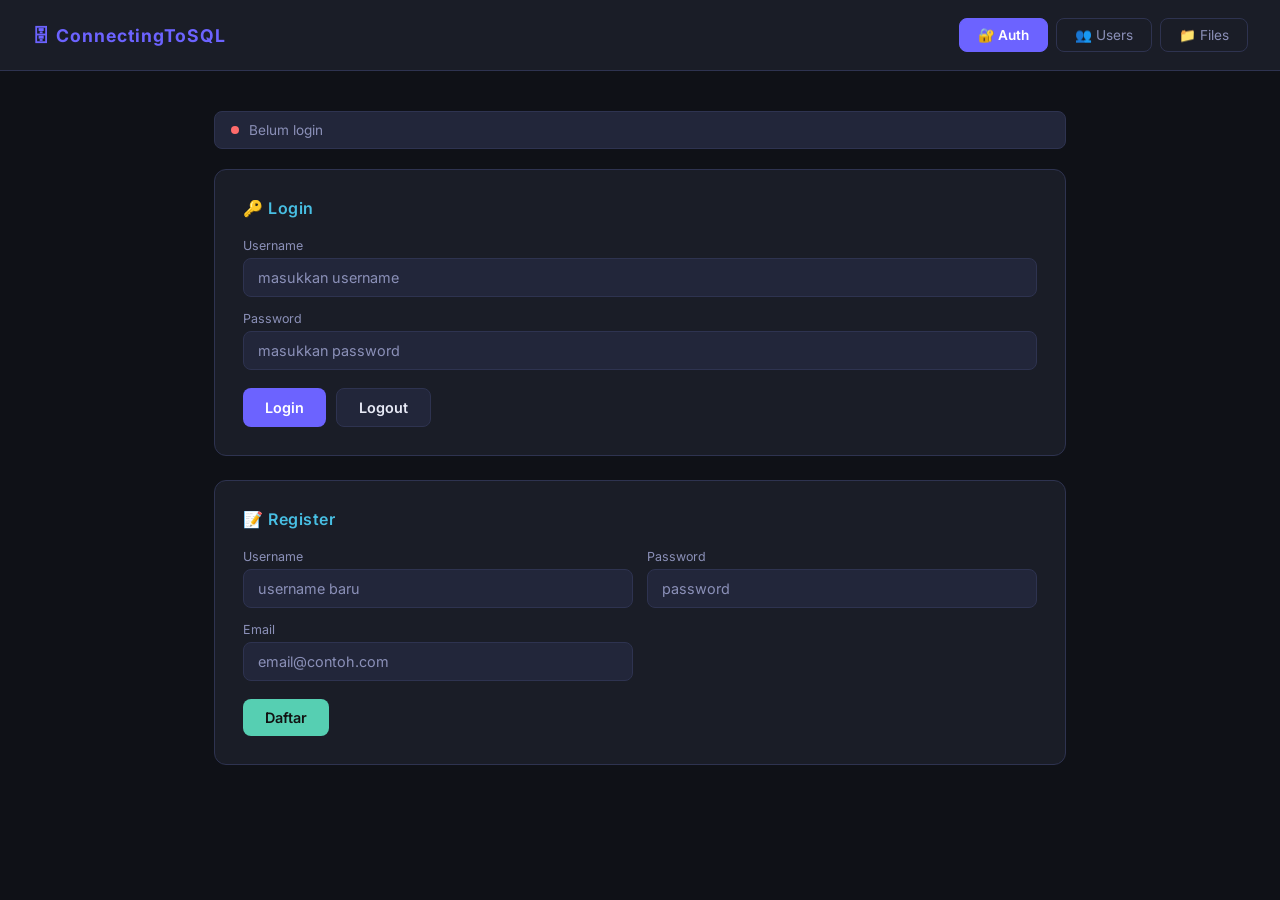
<file: ConnectingToSql/src/main/resources/static/index.html>
<!DOCTYPE html>
<html lang="id">
<head>
  <meta charset="UTF-8" />
  <meta name="viewport" content="width=device-width, initial-scale=1.0"/>
  <title>ConnectingToSQL — Simulasi</title>
  <link href="https://fonts.googleapis.com/css2?family=Inter:wght@300;400;500;600;700&display=swap" rel="stylesheet"/>
  <style>
    *, *::before, *::after { box-sizing: border-box; margin: 0; padding: 0; }

    :root {
      --bg: #0f1117;
      --surface: #1a1d27;
      --surface2: #22263a;
      --border: #2e3350;
      --accent: #6c63ff;
      --accent2: #48bfe3;
      --success: #56cfb2;
      --danger: #ff6b6b;
      --text: #e8eaf6;
      --muted: #8b90b8;
      --radius: 12px;
    }

    body {
      font-family: 'Inter', sans-serif;
      background: var(--bg);
      color: var(--text);
      min-height: 100vh;
    }

    /* NAV */
    nav {
      display: flex;
      align-items: center;
      justify-content: space-between;
      padding: 18px 32px;
      background: var(--surface);
      border-bottom: 1px solid var(--border);
      position: sticky;
      top: 0;
      z-index: 100;
    }
    .nav-brand { font-size: 1.1rem; font-weight: 700; color: var(--accent); letter-spacing: 1px; }
    .nav-tabs { display: flex; gap: 8px; }
    .tab-btn {
      padding: 8px 18px;
      border: 1px solid var(--border);
      background: transparent;
      color: var(--muted);
      border-radius: 8px;
      cursor: pointer;
      font-size: 0.85rem;
      font-family: inherit;
      transition: all .2s;
    }
    .tab-btn:hover { border-color: var(--accent); color: var(--text); }
    .tab-btn.active { background: var(--accent); border-color: var(--accent); color: #fff; font-weight: 600; }

    /* MAIN */
    main { max-width: 900px; margin: 40px auto; padding: 0 24px; }

    .section { display: none; }
    .section.active { display: block; }

    /* CARD */
    .card {
      background: var(--surface);
      border: 1px solid var(--border);
      border-radius: var(--radius);
      padding: 28px;
      margin-bottom: 24px;
    }
    .card h2 {
      font-size: 1rem;
      font-weight: 600;
      margin-bottom: 20px;
      color: var(--accent2);
      letter-spacing: .5px;
    }

    /* FORM */
    .form-grid { display: grid; grid-template-columns: 1fr 1fr; gap: 14px; }
    .form-grid.single { grid-template-columns: 1fr; }
    label { font-size: 0.78rem; color: var(--muted); display: block; margin-bottom: 5px; }
    input {
      width: 100%;
      padding: 10px 14px;
      background: var(--surface2);
      border: 1px solid var(--border);
      border-radius: 8px;
      color: var(--text);
      font-family: inherit;
      font-size: 0.9rem;
      transition: border-color .2s;
    }
    input:focus { outline: none; border-color: var(--accent); }
    input::placeholder { color: var(--muted); }

    /* BUTTON */
    .btn {
      display: inline-flex;
      align-items: center;
      gap: 6px;
      padding: 10px 22px;
      border: none;
      border-radius: 8px;
      cursor: pointer;
      font-family: inherit;
      font-size: 0.9rem;
      font-weight: 600;
      transition: opacity .2s, transform .1s;
    }
    .btn:active { transform: scale(0.97); }
    .btn-primary { background: var(--accent); color: #fff; }
    .btn-secondary { background: var(--surface2); color: var(--text); border: 1px solid var(--border); }
    .btn-danger { background: var(--danger); color: #fff; }
    .btn-success { background: var(--success); color: #111; }
    .btn:hover { opacity: 0.85; }
    .btn-row { display: flex; gap: 10px; margin-top: 18px; flex-wrap: wrap; }

    /* RESPONSE BOX */
    .response-box {
      margin-top: 18px;
      padding: 14px 16px;
      border-radius: 8px;
      font-size: 0.82rem;
      font-family: 'Courier New', monospace;
      white-space: pre-wrap;
      word-break: break-all;
      display: none;
      border-left: 3px solid var(--accent);
      background: var(--surface2);
      animation: fadeIn .3s ease;
    }
    .response-box.success { border-color: var(--success); }
    .response-box.error   { border-color: var(--danger); }
    @keyframes fadeIn { from { opacity:0; transform: translateY(4px); } to { opacity:1; transform: none; } }

    /* TABLE */
    .table-wrap { overflow-x: auto; margin-top: 16px; }
    table { width: 100%; border-collapse: collapse; font-size: 0.85rem; }
    th { text-align: left; padding: 10px 14px; color: var(--muted); font-weight: 500; border-bottom: 1px solid var(--border); }
    td { padding: 10px 14px; border-bottom: 1px solid var(--border); color: var(--text); }
    tr:last-child td { border-bottom: none; }
    tr:hover td { background: var(--surface2); }

    /* SESSION BADGE */
    .session-bar {
      display: flex;
      align-items: center;
      gap: 10px;
      background: var(--surface2);
      border: 1px solid var(--border);
      border-radius: 8px;
      padding: 10px 16px;
      margin-bottom: 20px;
      font-size: 0.85rem;
    }
    .session-bar .dot { width: 8px; height: 8px; border-radius: 50%; background: var(--danger); }
    .session-bar.logged-in .dot { background: var(--success); }
    .session-bar span { color: var(--muted); }
    .session-bar strong { color: var(--text); }
    .badge {
      padding: 2px 10px;
      border-radius: 20px;
      font-size: 0.75rem;
      font-weight: 600;
    }
    .badge-active   { background: rgba(86,207,178,.15); color: var(--success); }
    .badge-inactive { background: rgba(255,107,107,.15); color: var(--danger); }
  </style>
</head>
<body>

<nav>
  <div class="nav-brand">🗄 ConnectingToSQL</div>
  <div class="nav-tabs">
    <button class="tab-btn active" onclick="switchTab('auth')">🔐 Auth</button>
    <button class="tab-btn" onclick="switchTab('users')">👥 Users</button>
    <button class="tab-btn" onclick="switchTab('files')">📁 Files</button>
  </div>
</nav>

<main>

  <!-- ===================== AUTH ===================== -->
  <section id="auth" class="section active">

    <!-- Session Info -->
    <div class="session-bar" id="sessionBar">
      <div class="dot"></div>
      <span>Belum login</span>
    </div>

    <!-- Login -->
    <div class="card">
      <h2>🔑 Login</h2>
      <div class="form-grid single">
        <div><label>Username</label><input id="loginUsername" placeholder="masukkan username"/></div>
        <div><label>Password</label><input id="loginPassword" type="password" placeholder="masukkan password"/></div>
      </div>
      <div class="btn-row">
        <button class="btn btn-primary" onclick="doLogin()">Login</button>
        <button class="btn btn-secondary" onclick="doLogout()">Logout</button>
      </div>
      <div class="response-box" id="loginResp"></div>
    </div>

    <!-- Register -->
    <div class="card">
      <h2>📝 Register</h2>
      <div class="form-grid">
        <div><label>Username</label><input id="regUsername" placeholder="username baru"/></div>
        <div><label>Password</label><input id="regPassword" type="password" placeholder="password"/></div>
        <div><label>Email</label><input id="regEmail" placeholder="email@contoh.com"/></div>
      </div>
      <div class="btn-row">
        <button class="btn btn-success" onclick="doRegister()">Daftar</button>
      </div>
      <div class="response-box" id="registerResp"></div>
    </div>
  </section>

  <!-- ===================== USERS ===================== -->
  <section id="users" class="section">

    <!-- List Users -->
    <div class="card">
      <h2>📋 Daftar Semua User</h2>
      <button class="btn btn-primary" onclick="loadUsers()">🔄 Load Users</button>
      <div class="table-wrap">
        <table id="userTable">
          <thead><tr><th>ID</th><th>Username</th><th>Email</th><th>Status</th></tr></thead>
          <tbody id="userTableBody"><tr><td colspan="4" style="color:var(--muted);text-align:center">Klik Load Users</td></tr></tbody>
        </table>
      </div>
    </div>

    <!-- Get User by ID -->
    <div class="card">
      <h2>🔍 Cari User by ID</h2>
      <div class="form-grid single">
        <div><label>User ID</label><input id="getUserId" placeholder="contoh: 1" type="number"/></div>
      </div>
      <div class="btn-row"><button class="btn btn-secondary" onclick="getUserById()">Cari</button></div>
      <div class="response-box" id="getUserResp"></div>
    </div>

    <!-- Deactivate User -->
    <div class="card">
      <h2>🚫 Nonaktifkan User (Soft Delete)</h2>
      <div class="form-grid single">
        <div><label>User ID</label><input id="deactivateId" placeholder="contoh: 1" type="number"/></div>
      </div>
      <div class="btn-row"><button class="btn btn-danger" onclick="deactivateUser()">Nonaktifkan</button></div>
      <div class="response-box" id="deactivateResp"></div>
    </div>
  </section>

  <!-- ===================== FILES ===================== -->
  <section id="files" class="section">

    <!-- List All Files -->
    <div class="card">
      <h2>📋 Semua File Aktif</h2>
      <button class="btn btn-primary" onclick="loadFiles()">🔄 Load Files</button>
      <div class="table-wrap">
        <table id="fileTable">
          <thead><tr><th>ID</th><th>User ID</th><th>Nama File</th><th>Hash</th><th>Size (bytes)</th></tr></thead>
          <tbody id="fileTableBody"><tr><td colspan="5" style="color:var(--muted);text-align:center">Klik Load Files</td></tr></tbody>
        </table>
      </div>
    </div>

    <!-- Files by User ID -->
    <div class="card">
      <h2>🔍 File Milik User</h2>
      <div class="form-grid single">
        <div><label>User ID</label><input id="fileUserId" placeholder="contoh: 1" type="number"/></div>
      </div>
      <div class="btn-row"><button class="btn btn-secondary" onclick="loadFilesByUser()">Cari File</button></div>
      <div class="response-box" id="filesByUserResp"></div>
    </div>

    <!-- Upload File (simulasi metadata) -->
    <div class="card">
      <h2>⬆️ Simpan File (simulasi metadata)</h2>
      <p style="font-size:0.8rem;color:var(--muted);margin-bottom:14px;">🔑 Hash name akan di-generate otomatis oleh server (UUID).</p>
      <div class="form-grid">
        <div><label>User ID</label><input id="uploadUserId" placeholder="contoh: 1" type="number"/></div>
        <div><label>Nama File</label><input id="uploadFileName" placeholder="dokumen.pdf"/></div>
        <div><label>Size (bytes)</label><input id="uploadSize" placeholder="1024" type="number"/></div>
      </div>
      <div class="btn-row"><button class="btn btn-success" onclick="uploadFile()">Simpan</button></div>
      <div class="response-box" id="uploadResp"></div>
    </div>

    <!-- Soft Delete File -->
    <div class="card">
      <h2>🗑 Hapus File (Soft Delete)</h2>
      <div class="form-grid single">
        <div><label>File ID</label><input id="deleteFileId" placeholder="contoh: 1" type="number"/></div>
      </div>
      <div class="btn-row"><button class="btn btn-danger" onclick="deleteFile()">Hapus</button></div>
      <div class="response-box" id="deleteFileResp"></div>
    </div>
  </section>

</main>

<script>
  const BASE = 'http://localhost:8080';
  let session = null; // simpan hasil login

  // ---- Tab Navigation ----
  function switchTab(name) {
    document.querySelectorAll('.section').forEach(s => s.classList.remove('active'));
    document.querySelectorAll('.tab-btn').forEach(b => b.classList.remove('active'));
    document.getElementById(name).classList.add('active');
    event.currentTarget.classList.add('active');
  }

  // ---- Utility ----
  function showResp(id, data, isError = false) {
    const el = document.getElementById(id);
    el.style.display = 'block';
    el.className = 'response-box ' + (isError ? 'error' : 'success');
    el.textContent = JSON.stringify(data, null, 2);
  }

  async function apiFetch(path, method = 'GET', body = null) {
    const opts = {
      method,
      headers: { 'Content-Type': 'application/json' }
    };
    if (body) opts.body = JSON.stringify(body);
    const res = await fetch(BASE + path, opts);
    return res.json();
  }

  // ---- Session Bar ----
  function updateSessionBar() {
    const bar = document.getElementById('sessionBar');
    if (session) {
      bar.className = 'session-bar logged-in';
      bar.innerHTML = `<div class="dot"></div><span>Login sebagai</span> <strong>${session.username}</strong> &nbsp;|&nbsp; <span>Email:</span> <strong>${session.email}</strong> &nbsp;|&nbsp; <span>ID:</span> <strong>${session.userId}</strong>`;
    } else {
      bar.className = 'session-bar';
      bar.innerHTML = `<div class="dot"></div><span>Belum login</span>`;
    }
  }

  // ---- AUTH ----
  async function doLogin() {
    const username = document.getElementById('loginUsername').value;
    const password = document.getElementById('loginPassword').value;
    const data = await apiFetch('/api/auth/login', 'POST', { username, password });
    showResp('loginResp', data, !data.success);
    if (data.success) {
      session = data;
      updateSessionBar();
    }
  }

  function doLogout() {
    session = null;
    updateSessionBar();
    showResp('loginResp', { message: 'Berhasil logout dari sesi lokal.' }, false);
  }

  async function doRegister() {
    const user = {
      username: document.getElementById('regUsername').value,
      password: document.getElementById('regPassword').value,
      email:    document.getElementById('regEmail').value
    };
    const data = await apiFetch('/api/auth/register', 'POST', user);
    showResp('registerResp', data, !data.success);
  }

  // ---- USERS ----
  async function loadUsers() {
    const data = await apiFetch('/api/users');
    const tbody = document.getElementById('userTableBody');
    if (!Array.isArray(data) || data.length === 0) {
      tbody.innerHTML = '<tr><td colspan="4" style="color:var(--muted);text-align:center">Tidak ada data user.</td></tr>';
      return;
    }
    tbody.innerHTML = data.map(u => `
      <tr>
        <td>${u.id}</td>
        <td>${u.username}</td>
        <td>${u.email}</td>
        <td><span class="badge ${u.isActive ? 'badge-active' : 'badge-inactive'}">${u.isActive ? 'Aktif' : 'Nonaktif'}</span></td>
      </tr>
    `).join('');
  }

  async function getUserById() {
    const id = document.getElementById('getUserId').value;
    const data = await apiFetch(`/api/users/${id}`);
    showResp('getUserResp', data, !!data.error || !data.id);
  }

  async function deactivateUser() {
    const id = document.getElementById('deactivateId').value;
    const data = await apiFetch(`/api/users/${id}`, 'DELETE');
    showResp('deactivateResp', data, !data.success);
  }

  // ---- FILES ----
  async function loadFiles() {
    const data = await apiFetch('/api/files');
    const tbody = document.getElementById('fileTableBody');
    if (!Array.isArray(data) || data.length === 0) {
      tbody.innerHTML = '<tr><td colspan="5" style="color:var(--muted);text-align:center">Tidak ada file aktif.</td></tr>';
      return;
    }
    tbody.innerHTML = data.map(f => `
      <tr>
        <td>${f.id}</td>
        <td>${f.userId}</td>
        <td>${f.nameFile}</td>
        <td style="font-size:0.75rem;color:var(--muted)">${f.hashName}</td>
        <td>${f.size}</td>
      </tr>
    `).join('');
  }

  async function loadFilesByUser() {
    const userId = document.getElementById('fileUserId').value;
    const data = await apiFetch(`/api/files/user/${userId}`);
    showResp('filesByUserResp', data, !Array.isArray(data));
  }

  async function uploadFile() {
    const file = {
      userId:   parseInt(document.getElementById('uploadUserId').value),
      nameFile: document.getElementById('uploadFileName').value,
      size:     parseInt(document.getElementById('uploadSize').value)
    };
    const data = await apiFetch('/api/files', 'POST', file);
    showResp('uploadResp', data, !data.success);
  }

  async function deleteFile() {
    const id = document.getElementById('deleteFileId').value;
    const data = await apiFetch(`/api/files/${id}`, 'DELETE');
    showResp('deleteFileResp', data, !data.success);
  }
</script>
</body>
</html>
</file>
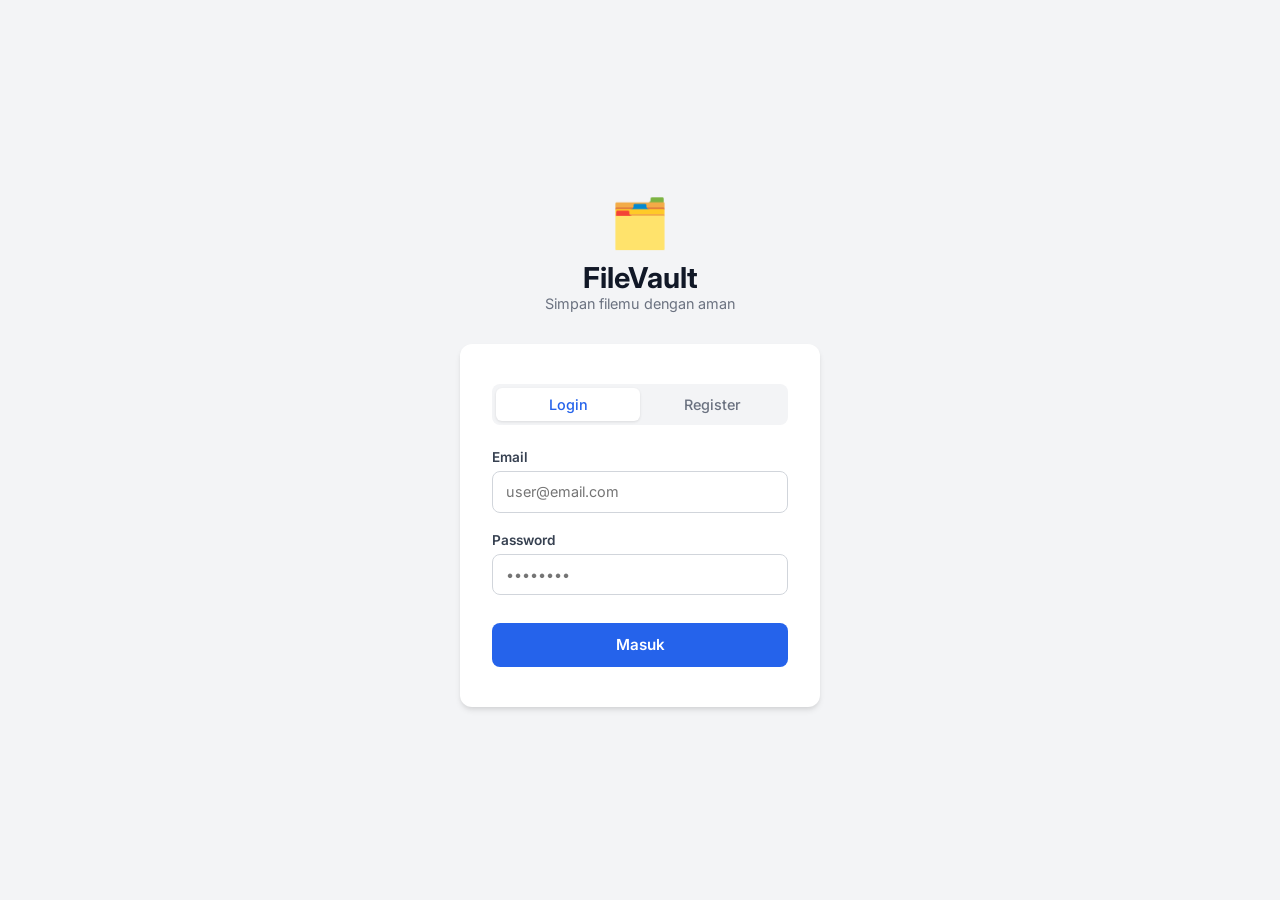
<file: Phase-2-Core-Features/OrmWithJpa/src/main/resources/static/index.html>
<!DOCTYPE html>
<html lang="id">
<head>
    <meta charset="UTF-8">
    <meta name="viewport" content="width=device-width, initial-scale=1.0">
    <title>FileVault - Login & Register</title>
    <link href="https://fonts.googleapis.com/css2?family=Inter:wght@400;500;600;700&display=swap" rel="stylesheet">
    <link rel="stylesheet" href="auth.css">
</head>
<body>

    <div class="auth-container">
        <div class="brand">
            <span class="icon">🗂️</span>
            <h1>FileVault</h1>
            <p>Simpan filemu dengan aman</p>
        </div>

        <div class="card">
            <!-- TABS -->
            <div class="tabs">
                <button id="tab-login" class="active" onclick="switchTab('login')">Login</button>
                <button id="tab-register" onclick="switchTab('register')">Register</button>
            </div>

            <!-- LOGIN FORM -->
            <form id="form-login" onsubmit="handleLogin(event)">
                <div class="input-group">
                    <label for="login-email">Email</label>
                    <input type="email" id="login-email" required placeholder="user@email.com">
                </div>
                <div class="input-group">
                    <label for="login-password">Password</label>
                    <input type="password" id="login-password" required placeholder="••••••••">
                </div>
                <div id="login-error" class="error-msg"></div>
                <button type="submit" class="btn-primary" id="btn-login">Masuk</button>
            </form>

            <!-- REGISTER FORM -->
            <form id="form-register" class="hidden" onsubmit="handleRegister(event)">
                <div class="row">
                    <div class="input-group">
                        <label for="reg-firstname">First Name</label>
                        <input type="text" id="reg-firstname" required placeholder="John">
                    </div>
                    <div class="input-group">
                        <label for="reg-lastname">Last Name</label>
                        <input type="text" id="reg-lastname" required placeholder="Doe">
                    </div>
                </div>
                <div class="input-group">
                    <label for="reg-username">Username</label>
                    <input type="text" id="reg-username" required placeholder="johndoe">
                </div>
                <div class="input-group">
                    <label for="reg-email">Email</label>
                    <input type="email" id="reg-email" required placeholder="user@email.com">
                </div>
                <div class="input-group">
                    <label for="reg-password">Password</label>
                    <input type="password" id="reg-password" required placeholder="••••••••">
                </div>
                <div id="reg-error" class="error-msg"></div>
                <div id="reg-success" class="success-msg"></div>
                <button type="submit" class="btn-primary" id="btn-register">Daftar Sekarang</button>
            </form>
        </div>
    </div>

    <script src="auth.js"></script>
</body>
</html>
</file>
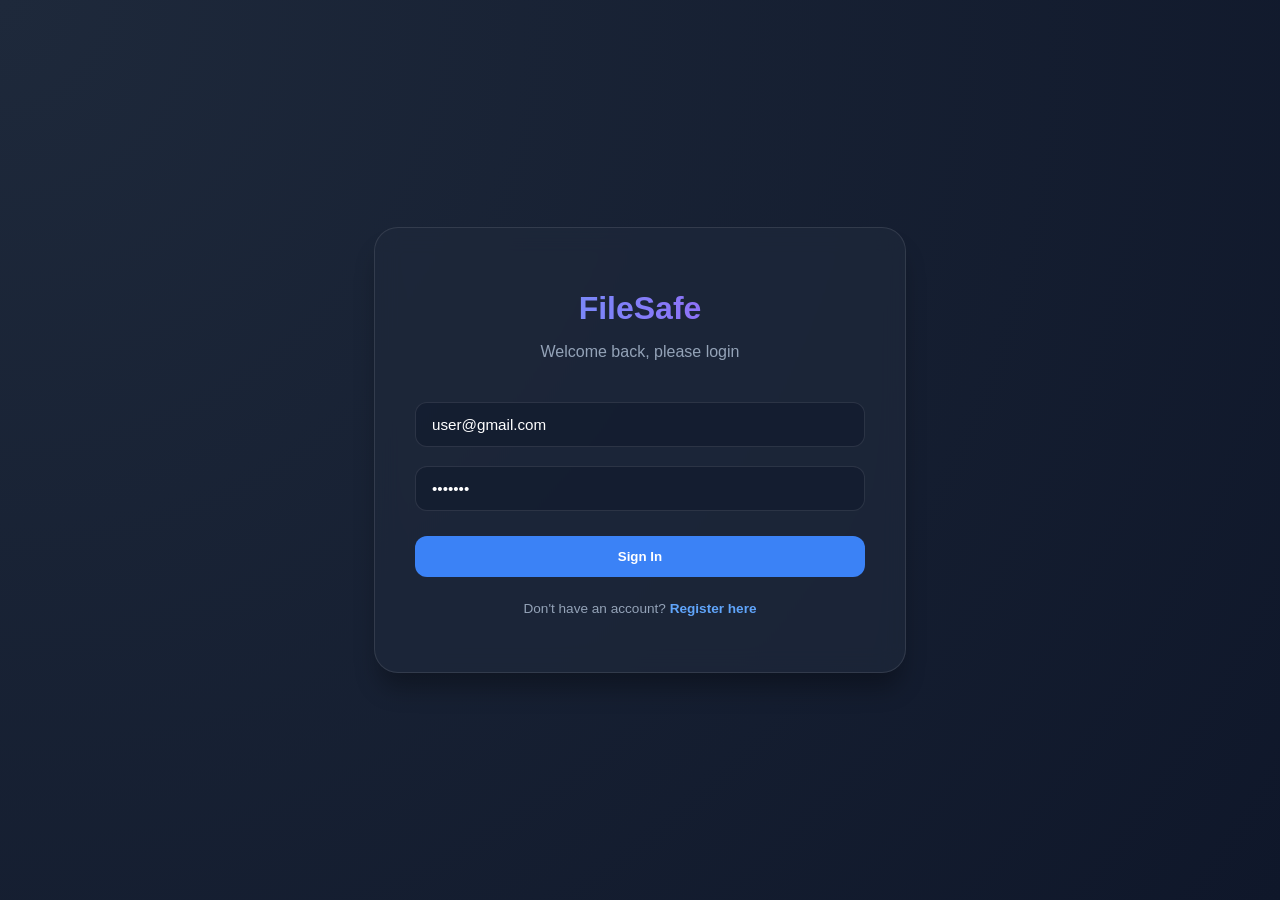
<file: spring_security_Tutorial/faizul/src/main/resources/static/index.html>
<!DOCTYPE html>
<html lang="en">
<head>
    <meta charset="UTF-8">
    <meta name="viewport" content="width=device-width, initial-scale=1.0">
    <title>FileSafe - Secure File Manager</title>
    <link rel="stylesheet" href="style.css">
</head>
<body>
    <div class="container">
        <h1 class="title">FileSafe</h1>
        
        <!-- LOGIN SECTION -->
        <div id="login-section">
            <p class="subtitle">Welcome back, please login</p>
            <input type="email" id="email" placeholder="Email" value="user@gmail.com">
            <input type="password" id="password" placeholder="Password" value="user123">
            <button id="login-btn">Sign In</button>
            <p class="toggle-text">Don't have an account? <a href="#" id="show-register">Register here</a></p>
            <p id="login-msg" class="error"></p>
        </div>

        <!-- REGISTER SECTION -->
        <div id="register-section" style="display: none;">
            <p class="subtitle">Create a new account</p>
            <input type="text" id="reg-name" placeholder="Full Name">
            <input type="email" id="reg-email" placeholder="Email">
            <input type="password" id="reg-password" placeholder="Password">
            <select id="reg-role">
                <option value="ROLE_USER">User</option>
                <option value="ROLE_ADMIN">Admin</option>
            </select>
            <button id="register-btn">Register</button>
            <p class="toggle-text">Already have an account? <a href="#" id="show-login">Login here</a></p>
            <p id="register-msg" class="success"></p>
        </div>

        <!-- DASHBOARD SECTION -->
        <div id="dashboard-section" style="display: none;">
            <div class="header">
                <h2 id="welcome-user">Your Files</h2>
                <button id="logout-btn" class="secondary">Logout</button>
            </div>

            <!-- UPLOAD FORM -->
            <div class="upload-container">
                <input type="file" id="file-input" style="display: none;">
                <button id="select-file-btn" class="secondary">Select File</button>
                <span id="selected-file-name">No file selected</span>
                <button id="upload-btn">Upload</button>
            </div>

            <div class="controls">
                <button id="refresh-btn" class="secondary">Refresh List</button>
            </div>
            
            <ul id="file-list"></ul>
        </div>
    </div>
    <script src="app.js"></script>
</body>
</html>
</file>
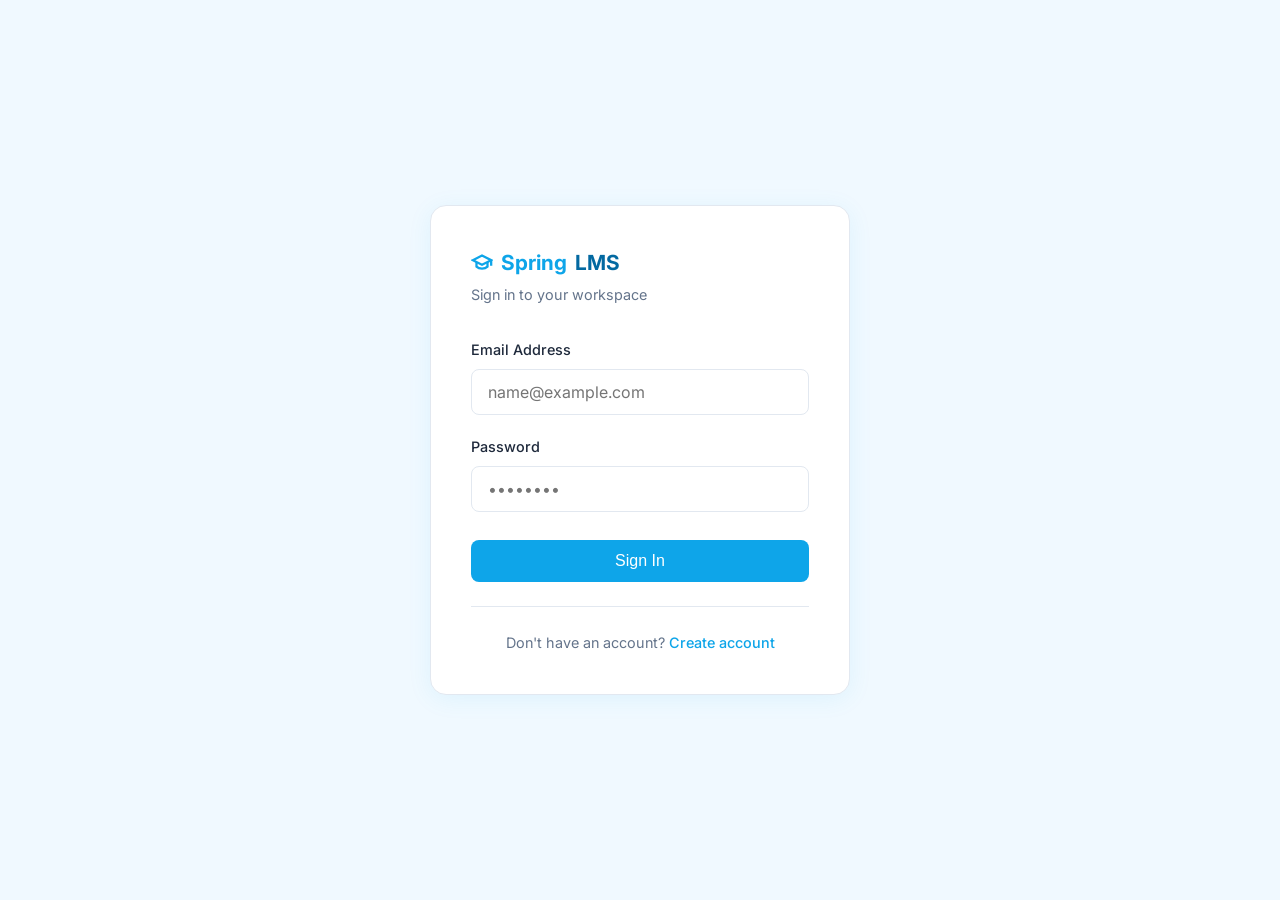
<file: Phase-1-Security-Identity/jwt-example/src/main/resources/static/admin.html>
<!DOCTYPE html>
<html lang="id">
<head>
    <meta charset="UTF-8">
    <meta name="viewport" content="width=device-width, initial-scale=1.0">
    <title>Admin Workspace | LMS</title>
    <link href="https://fonts.googleapis.com/css2?family=Inter:wght@400;500;600;700&display=swap" rel="stylesheet">
    <link rel="stylesheet" href="css/style.css">
</head>
<body>

    <div class="container dashboard-container">
        <div class="flex-between" style="margin-bottom: 2rem;">
            <div>
                <h1>Admin Workspace</h1>
                <p class="subtitle">Welcome, <span id="userEmail" style="color:var(--text-main);font-weight:600;"></span></p>
            </div>
            <button class="logout-btn btn-small" onclick="logout()">Sign Out</button>
        </div>

        <div class="nav-tabs">
            <button onclick="showSection('users')" id="btn-users" class="active">Users</button>
            <button onclick="showSection('courses')" id="btn-courses">Courses</button>
            <button onclick="showSection('permissions')" id="btn-permissions">Permissions</button>
        </div>

        <!-- USERS SECTION -->
        <div id="section-users">
            <div class="flex-between" style="margin-bottom: 1rem;">
                <h2>User Management</h2>
                <div class="flex-gap">
                    <select id="userRoleFilter" onchange="fetchUsers()" style="width: auto; padding: 0.5rem 1rem;">
                        <option value="all">All Users</option>
                        <option value="dosen">Lecturers</option>
                        <option value="student">Students</option>
                    </select>
                    <button class="btn-small" onclick="toggleRegisterForm()">+ Register User</button>
                </div>
            </div>

            <!-- Register User Form -->
            <div class="card" id="registerUserCard" style="display:none; border-color: var(--primary); margin-bottom: 1.5rem;">
                <h3>Register New User</h3>
                <form id="adminRegisterForm" style="margin-top: 1rem;">
                    <div class="flex-gap" style="margin-bottom: 1rem;">
                        <div style="flex:1;">
                            <label>Email</label>
                            <input type="email" id="newUserEmail" required placeholder="user@example.com">
                        </div>
                        <div style="flex:1;">
                            <label>Password</label>
                            <input type="password" id="newUserPassword" required placeholder="Min 6 characters">
                        </div>
                        <div style="width: 150px;">
                            <label>Role</label>
                            <select id="newUserRole">
                                <option value="student">Student</option>
                                <option value="dosen">Dosen</option>
                            </select>
                        </div>
                    </div>
                    <div class="flex-gap">
                        <button type="submit" class="btn-success btn-small">Create User</button>
                        <button type="button" class="btn-danger btn-small" onclick="toggleRegisterForm()">Cancel</button>
                    </div>
                    <div id="adminRegMsg" style="margin-top: 0.5rem; font-size: 0.85rem;"></div>
                </form>
            </div>

            <div class="grid-2" id="usersList">
                <div class="empty-state">Loading users...</div>
            </div>
        </div>

        <!-- COURSES SECTION -->
        <div id="section-courses" style="display: none;">
            <div class="flex-between" style="margin-bottom: 1rem;">
                <h2>Course Registry</h2>
                <button class="btn-small" onclick="toggleAdminCourseForm()">+ Create Course</button>
            </div>
            
            <!-- Create Course Form -->
            <div class="card" id="adminCreateCourseCard" style="display:none; border-color: var(--primary); margin-bottom: 1.5rem;">
                <h3 id="adminCourseFormTitle">Create Course (as Admin)</h3>
                <form id="adminCourseForm" style="margin-top: 1rem;">
                    <input type="hidden" id="adminCourseId">
                    <div class="flex-gap" style="margin-bottom: 1rem;">
                        <div style="flex:1;">
                            <label>Course Title</label>
                            <input type="text" id="adminCourseTitle" required placeholder="Software Engineering 101">
                        </div>
                        <div style="flex:1;">
                            <label>Assign to Lecturer (Email)</label>
                            <input type="email" id="adminCourseDosenEmail" required placeholder="dosen@example.com">
                        </div>
                    </div>
                    <div class="form-group">
                        <label>Description</label>
                        <textarea id="adminCourseDesc" required rows="2" placeholder="Course description..."></textarea>
                    </div>
                    <div class="flex-gap">
                        <button type="submit" class="btn-success btn-small">Save</button>
                        <button type="button" class="btn-danger btn-small" onclick="toggleAdminCourseForm()">Cancel</button>
                    </div>
                </form>
            </div>

            <!-- Enroll Student Form -->
            <div class="card" id="enrollStudentCard" style="display:none; border-color: var(--success); margin-bottom: 1.5rem;">
                <h3>Enroll Student to Course</h3>
                <form id="enrollStudentForm" style="margin-top: 1rem;">
                    <div class="flex-gap" style="margin-bottom: 1rem;">
                        <div style="flex:1;">
                            <label>Student User ID</label>
                            <input type="number" id="enrollStudentId" required placeholder="User ID">
                        </div>
                        <div style="flex:1;">
                            <label>Course ID</label>
                            <input type="number" id="enrollCourseId" required placeholder="Course ID">
                        </div>
                    </div>
                    <div class="flex-gap">
                        <button type="submit" class="btn-success btn-small">Enroll</button>
                        <button type="button" class="btn-danger btn-small" onclick="document.getElementById('enrollStudentCard').style.display='none'">Cancel</button>
                    </div>
                    <div id="enrollMsg" style="margin-top: 0.5rem; font-size: 0.85rem;"></div>
                </form>
            </div>

            <!-- Update Course Form -->
            <div class="card" id="updateCourseCard" style="display:none; border-color: var(--primary); margin-bottom: 1.5rem;">
                <h3>Update Course (ID: <span id="updateCourseIdTxt"></span>)</h3>
                <form id="updateCourseForm" style="margin-top: 1rem;">
                    <input type="hidden" id="updateCourseId">
                    <div class="form-group">
                        <label>Course Title</label>
                        <input type="text" id="updateCourseTitle" required>
                    </div>
                    <div class="form-group">
                        <label>Description</label>
                        <textarea id="updateCourseDesc" required rows="2"></textarea>
                    </div>
                    <div class="form-group flex-gap" style="align-items: center;">
                        <input type="checkbox" id="updateCourseActive" style="width: auto;">
                        <label style="margin:0;">Active</label>
                    </div>
                    <div class="flex-gap">
                        <button type="submit" class="btn-success btn-small">Save</button>
                        <button type="button" class="btn-danger btn-small" onclick="document.getElementById('updateCourseCard').style.display='none'">Cancel</button>
                    </div>
                </form>
            </div>

            <div class="grid-2" id="adminCoursesList">
                <div class="empty-state">Loading courses...</div>
            </div>
        </div>

        <!-- PERMISSIONS SECTION -->
        <div id="section-permissions" style="display: none;">
            <h2>Security & Roles</h2>
            
            <div class="grid-2" style="margin-bottom: 2rem;">
                <div class="card">
                    <h3>Create Permission</h3>
                    <form id="createPermForm" class="flex-gap" style="margin-top: 0.75rem;">
                        <input type="text" id="permCode" placeholder="E.g., MAKE_COURSE" required>
                        <button type="submit" class="btn-success btn-small">Create</button>
                    </form>
                </div>

                <div class="card">
                    <h3>Assign Permission to Role</h3>
                    <form id="assignPermForm" style="margin-top: 0.75rem;">
                        <div class="flex-gap" style="margin-bottom: 0.75rem;">
                            <input type="number" id="assignPermId" placeholder="Permission ID" required style="width:30%;">
                            <select id="assignRoleId" required style="flex:1;">
                                <option value="">Loading...</option>
                            </select>
                        </div>
                        <div class="flex-gap">
                            <select id="assignAction" style="flex:1;">
                                <option value="assign">Assign</option>
                                <option value="unassign">Unassign</option>
                            </select>
                            <button type="submit" class="btn-small">Execute</button>
                        </div>
                    </form>
                </div>
            </div>

            <h3>Active Permissions</h3>
            <div class="grid-2" id="permissionsList">
                <div class="empty-state">Loading permissions...</div>
            </div>
        </div>
    </div>

    <script src="js/admin.js"></script>
</body>
</html>
</file>
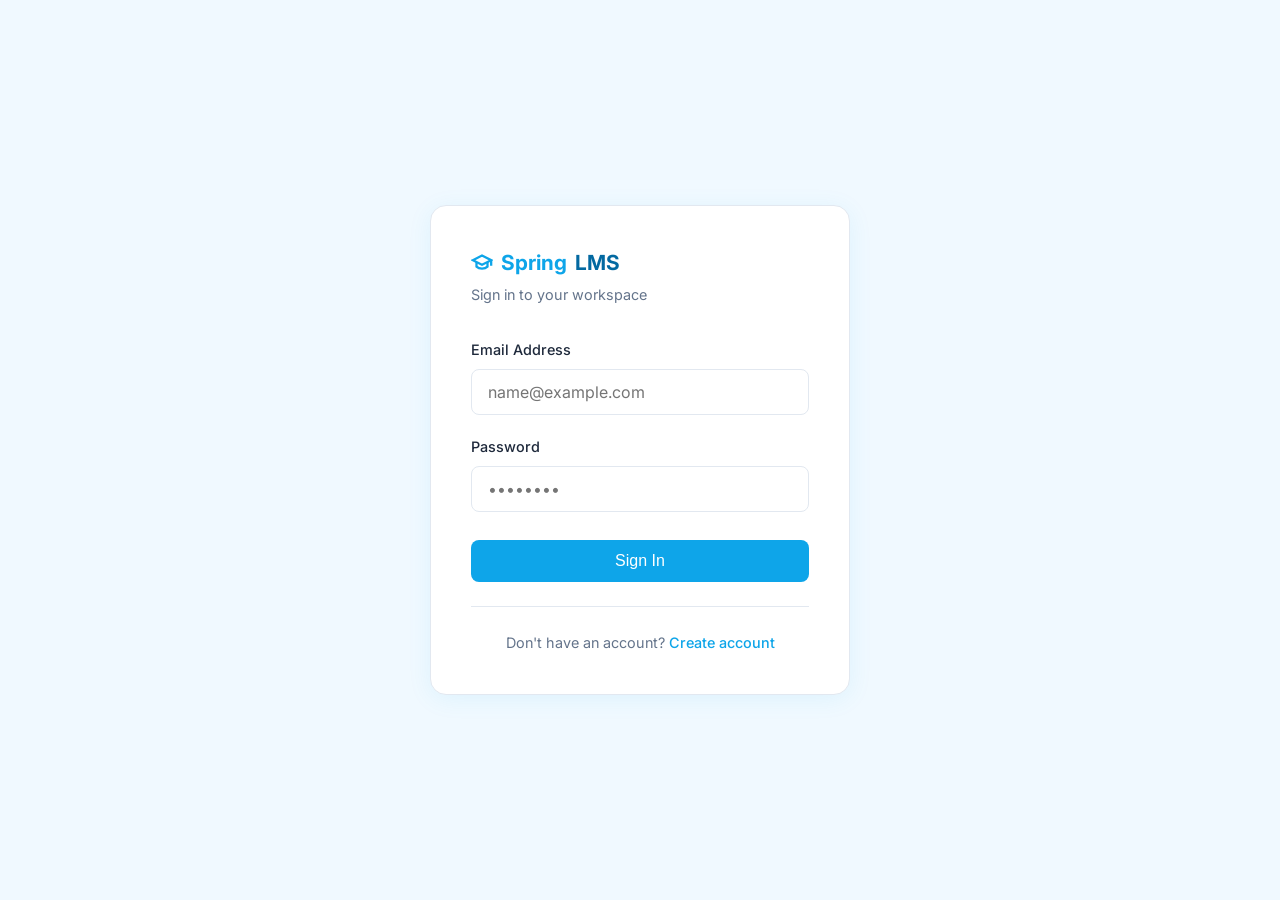
<file: Phase-1-Security-Identity/jwt-example/src/main/resources/static/dosen.html>
<!DOCTYPE html>
<html lang="id">
<head>
    <meta charset="UTF-8">
    <meta name="viewport" content="width=device-width, initial-scale=1.0">
    <title>Lecturer Workspace | Premium LMS</title>
    <link href="https://fonts.googleapis.com/css2?family=Inter:wght@400;500;600;700&display=swap" rel="stylesheet">
    <link rel="stylesheet" href="css/style.css">
</head>
<body>

    <div class="container dashboard-container">
        <div class="flex-between" style="margin-bottom: 2rem;">
            <div>
                <h1>Lecturer Workspace</h1>
                <p class="subtitle">Welcome back, <span id="userEmail" style="color:var(--text-main);font-weight:600;"></span></p>
            </div>
            <button class="logout-btn btn-small" onclick="logout()">Sign Out</button>
        </div>

        <div class="grid-2">
            <!-- Form Card -->
            <div class="card" style="border-color: var(--primary);">
                <h3 id="formTitle">Create New Course</h3>
                <p style="font-size: 0.85rem; color: var(--text-secondary); margin-bottom: 1.5rem;">Design and publish a new course to the learning management system.</p>
                <form id="courseForm">
                    <input type="hidden" id="courseId">
                    <div class="form-group">
                        <label>Course Title</label>
                        <input type="text" id="courseTitle" required placeholder="E.g., Advanced Software Engineering">
                    </div>
                    <div class="form-group">
                        <label>Course Description</label>
                        <textarea id="courseDesc" required rows="4" placeholder="What will students learn?"></textarea>
                    </div>
                    <div class="flex-gap">
                        <button type="submit" id="submitBtn" class="btn-success">Publish Course</button>
                        <button type="button" id="cancelBtn" class="btn-danger" style="display:none;" onclick="cancelEdit()">Cancel Edit</button>
                    </div>
                    <div id="msg" style="margin-top: 10px; font-size: 0.9rem; font-weight: 500;"></div>
                </form>
            </div>

            <!-- List Card -->
            <div>
                <h3 style="margin-bottom: 1.5rem;">My Active Courses</h3>
                <div id="coursesList">
                    <div class="empty-state">Loading courses...</div>
                </div>
            </div>
        </div>

        <!-- Participants Section (Hidden by default) -->
        <div class="card" id="enrolledUsersCard" style="display: none; margin-top: 2rem; border-color: var(--accent);">
            <div class="flex-between" style="margin-bottom: 1.5rem;">
                <h3 id="enrolledUsersTitle" style="margin: 0; color: var(--accent);">Enrolled Students</h3>
                <button onclick="document.getElementById('enrolledUsersCard').style.display='none'" class="btn-danger btn-small">Close</button>
            </div>
            <div id="enrolledUsersList"></div>
        </div>
    </div>

    <script src="js/dosen.js"></script>
</body>
</html>
</file>
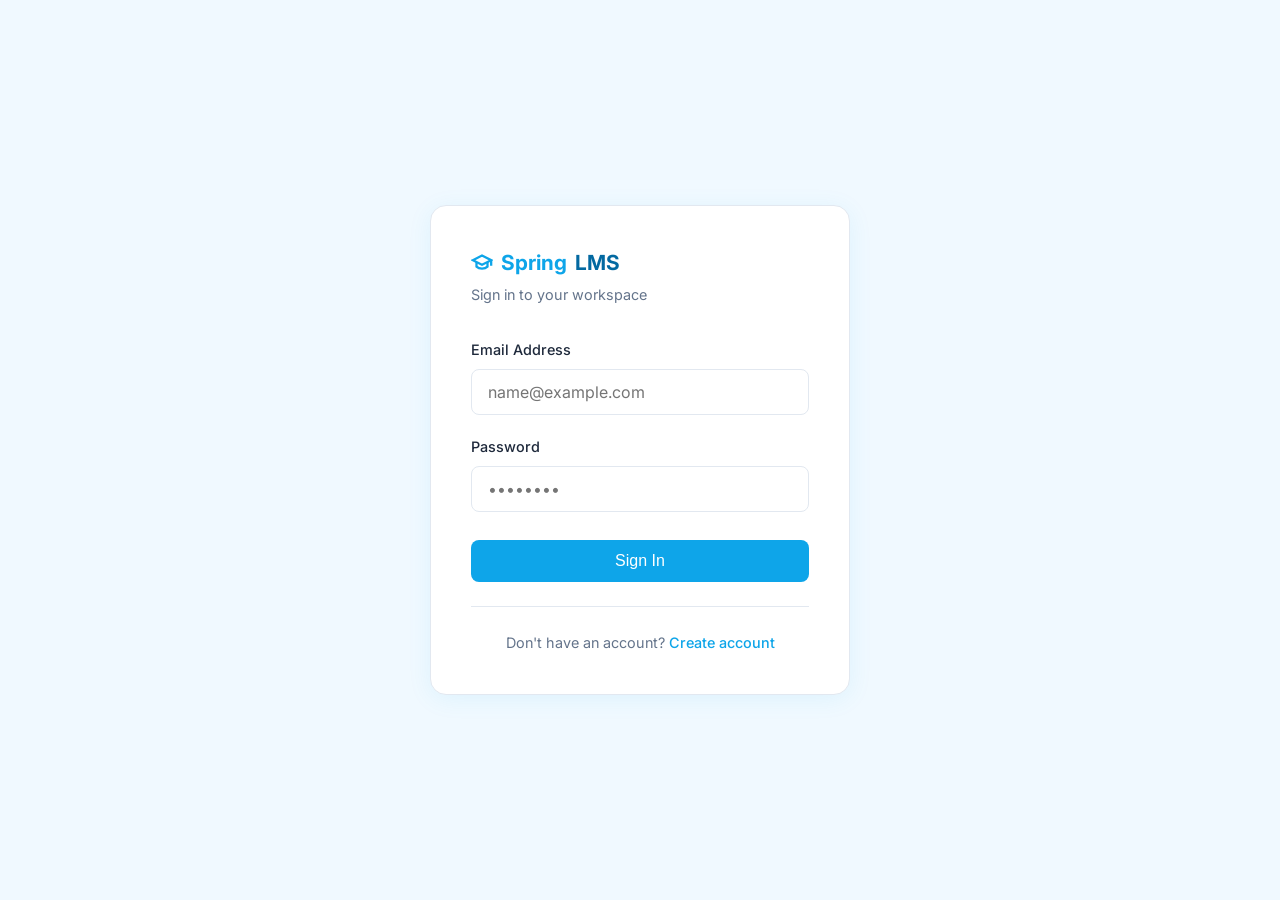
<file: Phase-1-Security-Identity/jwt-example/src/main/resources/static/login.html>
<!DOCTYPE html>
<html lang="id">
<head>
    <meta charset="UTF-8">
    <meta name="viewport" content="width=device-width, initial-scale=1.0">
    <title>Login | Spring Architecture LMS</title>
    <link href="https://fonts.googleapis.com/css2?family=Inter:wght@400;500;600;700&display=swap" rel="stylesheet">
    <link rel="stylesheet" href="css/style.css">
    <style>
        body {
            background-color: #f0f9ff;
            display: flex;
            justify-content: center;
            align-items: center;
            min-height: 100vh;
            padding: 1rem;
        }
        .auth-card {
            background: #ffffff;
            border: 1px solid #e2e8f0;
            border-radius: 16px;
            padding: 2.5rem;
            width: 100%;
            max-width: 420px;
            box-shadow: 0 4px 24px rgba(14, 165, 233, 0.08);
        }
        .auth-logo {
            display: flex;
            align-items: center;
            gap: 0.5rem;
            font-size: 1.3rem;
            font-weight: 700;
            color: #0ea5e9;
            margin-bottom: 0.25rem;
        }
        .auth-logo span {
            color: #0369a1;
        }
        .auth-subtitle {
            color: #64748b;
            margin-bottom: 2rem;
            font-size: 0.9rem;
        }
        .alert {
            margin-top: 0.75rem;
            padding: 0.75rem 1rem;
            border-radius: 8px;
            font-size: 0.9rem;
            display: none;
        }
        .alert.error {
            background: #fef2f2;
            color: #991b1b;
            border: 1px solid #fecaca;
            display: block;
        }
        .alert.success {
            background: #f0fdf4;
            color: #166534;
            border: 1px solid #bbf7d0;
            display: block;
        }
        .divider {
            border-top: 1px solid #e2e8f0;
            margin: 1.5rem 0;
        }
        .footer-link {
            text-align: center;
            font-size: 0.9rem;
            color: #64748b;
        }
        .footer-link a {
            color: #0ea5e9;
            text-decoration: none;
            font-weight: 500;
        }
        .footer-link a:hover {
            text-decoration: underline;
        }
    </style>
</head>
<body>
    <div class="auth-card">
        <div class="auth-logo">
            <svg width="22" height="22" viewBox="0 0 24 24" fill="none" stroke="currentColor" stroke-width="2.5">
                <path d="M22 10v6M2 10l10-5 10 5-10 5z"/>
                <path d="M6 12v5c3 3 9 3 12 0v-5"/>
            </svg>
            Spring<span>LMS</span>
        </div>
        <p class="auth-subtitle">Sign in to your workspace</p>

        <form id="loginForm">
            <div class="form-group">
                <label for="email">Email Address</label>
                <input type="email" id="email" required placeholder="name@example.com" autocomplete="email">
            </div>
            <div class="form-group">
                <label for="password">Password</label>
                <input type="password" id="password" required placeholder="••••••••" autocomplete="current-password">
            </div>
            <button type="submit" id="loginBtn" style="margin-top: 0.5rem;">Sign In</button>
            <div id="loginAlert" class="alert"></div>
        </form>

        <div class="divider"></div>

        <p class="footer-link">
            Don't have an account? <a href="register.html">Create account</a>
        </p>
    </div>

    <script src="js/auth.js"></script>
</body>
</html>
</file>
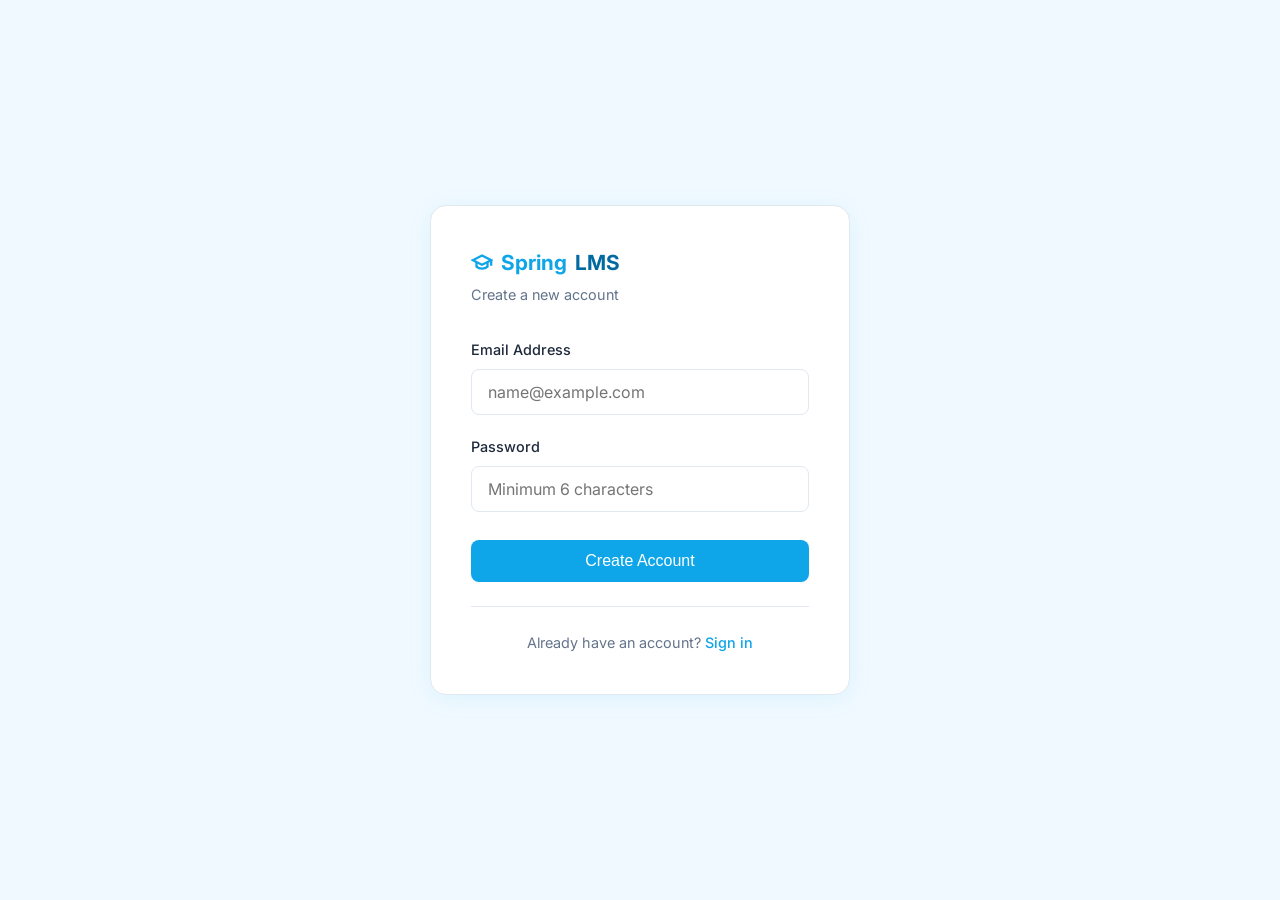
<file: Phase-1-Security-Identity/jwt-example/src/main/resources/static/register.html>
<!DOCTYPE html>
<html lang="id">
<head>
    <meta charset="UTF-8">
    <meta name="viewport" content="width=device-width, initial-scale=1.0">
    <title>Register | Spring Architecture LMS</title>
    <link href="https://fonts.googleapis.com/css2?family=Inter:wght@400;500;600;700&display=swap" rel="stylesheet">
    <link rel="stylesheet" href="css/style.css">
    <style>
        body {
            background-color: #f0f9ff;
            display: flex;
            justify-content: center;
            align-items: center;
            min-height: 100vh;
            padding: 1rem;
        }
        .auth-card {
            background: #ffffff;
            border: 1px solid #e2e8f0;
            border-radius: 16px;
            padding: 2.5rem;
            width: 100%;
            max-width: 420px;
            box-shadow: 0 4px 24px rgba(14, 165, 233, 0.08);
        }
        .auth-logo {
            display: flex;
            align-items: center;
            gap: 0.5rem;
            font-size: 1.3rem;
            font-weight: 700;
            color: #0ea5e9;
            margin-bottom: 0.25rem;
        }
        .auth-logo span {
            color: #0369a1;
        }
        .auth-subtitle {
            color: #64748b;
            margin-bottom: 2rem;
            font-size: 0.9rem;
        }
        .alert {
            margin-top: 0.75rem;
            padding: 0.75rem 1rem;
            border-radius: 8px;
            font-size: 0.9rem;
            display: none;
        }
        .alert.error {
            background: #fef2f2;
            color: #991b1b;
            border: 1px solid #fecaca;
            display: block;
        }
        .alert.success {
            background: #f0fdf4;
            color: #166534;
            border: 1px solid #bbf7d0;
            display: block;
        }
        .divider {
            border-top: 1px solid #e2e8f0;
            margin: 1.5rem 0;
        }
        .footer-link {
            text-align: center;
            font-size: 0.9rem;
            color: #64748b;
        }
        .footer-link a {
            color: #0ea5e9;
            text-decoration: none;
            font-weight: 500;
        }
        .footer-link a:hover {
            text-decoration: underline;
        }
    </style>
</head>
<body>
    <div class="auth-card">
        <div class="auth-logo">
            <svg width="22" height="22" viewBox="0 0 24 24" fill="none" stroke="currentColor" stroke-width="2.5">
                <path d="M22 10v6M2 10l10-5 10 5-10 5z"/>
                <path d="M6 12v5c3 3 9 3 12 0v-5"/>
            </svg>
            Spring<span>LMS</span>
        </div>
        <p class="auth-subtitle">Create a new account</p>

        <form id="registerForm">
            <div class="form-group">
                <label for="regEmail">Email Address</label>
                <input type="email" id="regEmail" required placeholder="name@example.com" autocomplete="email">
            </div>
            <div class="form-group">
                <label for="regPassword">Password</label>
                <input type="password" id="regPassword" required placeholder="Minimum 6 characters" autocomplete="new-password">
            </div>
            <button type="submit" id="regBtn" style="margin-top: 0.5rem;">Create Account</button>
            <div id="regAlert" class="alert"></div>
        </form>

        <div class="divider"></div>

        <p class="footer-link">
            Already have an account? <a href="login.html">Sign in</a>
        </p>
    </div>

    <script src="js/auth.js"></script>
</body>
</html>
</file>
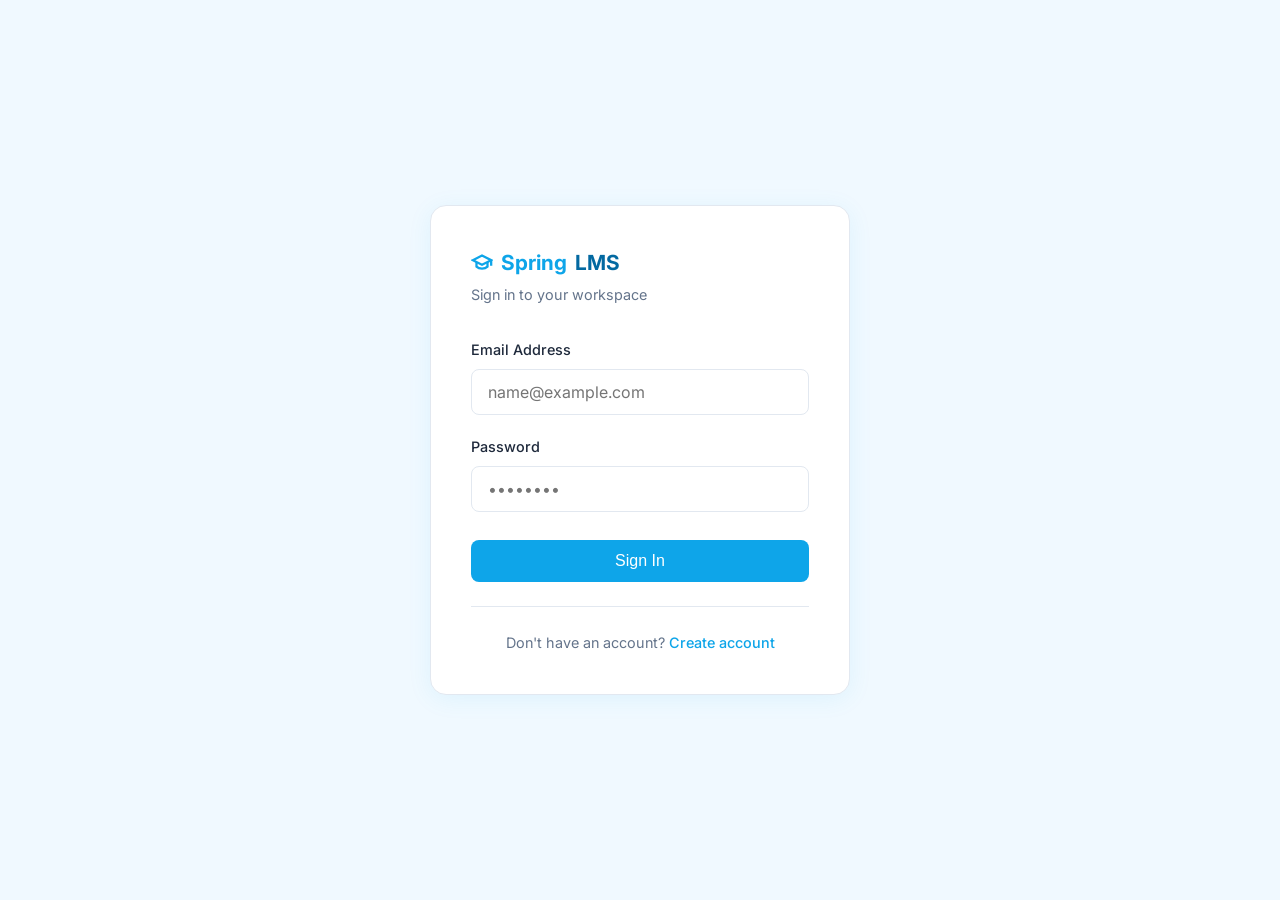
<file: Phase-1-Security-Identity/jwt-example/src/main/resources/static/student.html>
<!DOCTYPE html>
<html lang="id">
<head>
    <meta charset="UTF-8">
    <meta name="viewport" content="width=device-width, initial-scale=1.0">
    <title>Student Workspace | Premium LMS</title>
    <link href="https://fonts.googleapis.com/css2?family=Inter:wght@400;500;600;700&display=swap" rel="stylesheet">
    <link rel="stylesheet" href="css/style.css">
</head>
<body>

    <div class="container dashboard-container">
        <div class="flex-between" style="margin-bottom: 2rem;">
            <div>
                <h1>Student Learning Hub</h1>
                <p class="subtitle">Welcome back, <span id="userEmail" style="color:var(--text-main);font-weight:600;"></span></p>
            </div>
            <button class="logout-btn btn-small" onclick="logout()">Sign Out</button>
        </div>

        <div class="nav-tabs">
            <button onclick="showSection('my-courses')" id="btn-my-courses" class="active">My Enrolled Courses</button>
            <button onclick="showSection('explore')" id="btn-explore">Explore New Courses</button>
        </div>

        <!-- MY COURSES SECTION -->
        <div id="section-my-courses">
            <h2 style="margin-bottom: 1.5rem;">My Learning Path</h2>
            <div class="grid-2" id="myCoursesList">
                <div class="empty-state">Loading your courses...</div>
            </div>
        </div>

        <!-- EXPLORE SECTION -->
        <div id="section-explore" style="display: none;">
            <h2 style="margin-bottom: 1.5rem;">Explore & Enroll</h2>
            <div class="grid-2" id="availableCoursesList">
                <div class="empty-state">Loading available courses...</div>
            </div>
        </div>

    </div>

    <script src="js/student.js"></script>
</body>
</html>
</file>
<file: Phase-2-Core-Features/OrmWithJpa/src/main/resources/static/auth.css>
* {
    box-sizing: border-box;
    margin: 0;
    padding: 0;
    font-family: 'Inter', sans-serif;
}

body {
    background-color: #f3f4f6;
    display: flex;
    justify-content: center;
    align-items: center;
    min-height: 100vh;
    color: #1f2937;
}

.auth-container {
    width: 100%;
    max-width: 400px;
    padding: 20px;
    transition: max-width 0.4s cubic-bezier(0.4, 0, 0.2, 1);
}

.auth-container.register-mode {
    max-width: 480px;
}

.brand {
    text-align: center;
    margin-bottom: 2rem;
}

.brand .icon {
    font-size: 3rem;
}

.brand h1 {
    font-size: 1.8rem;
    font-weight: 700;
    color: #111827;
    margin-top: 0.5rem;
}

.brand p {
    color: #6b7280;
    font-size: 0.9rem;
}

.card {
    background: white;
    border-radius: 12px;
    box-shadow: 0 4px 6px -1px rgba(0, 0, 0, 0.1), 0 2px 4px -1px rgba(0, 0, 0, 0.06);
    padding: 2.5rem 2rem;
    overflow: hidden;
}

.tabs {
    display: flex;
    background: #f3f4f6;
    border-radius: 8px;
    padding: 4px;
    margin-bottom: 1.5rem;
}

.tabs button {
    flex: 1;
    border: none;
    padding: 0.5rem;
    border-radius: 6px;
    font-weight: 500;
    font-size: 0.9rem;
    cursor: pointer;
    background: transparent;
    color: #6b7280;
    transition: all 0.2s;
}

.tabs button.active {
    background: white;
    color: #2563eb;
    box-shadow: 0 1px 3px rgba(0,0,0,0.1);
}

.form-wrapper {
    position: relative;
}

form {
    display: flex;
    flex-direction: column;
    gap: 1.2rem;
    animation: fadeIn 0.3s ease;
}

@keyframes fadeIn {
    from { opacity: 0; transform: translateY(5px); }
    to { opacity: 1; transform: translateY(0); }
}

.row {
    display: flex;
    gap: 1rem;
    width: 100%;
}

.input-group {
    display: flex;
    flex-direction: column;
    flex: 1;
    min-width: 0; /* Prevents flex items from overflowing */
}

label {
    font-size: 0.85rem;
    font-weight: 600;
    margin-bottom: 0.4rem;
    color: #374151;
}

input {
    width: 100%;
    padding: 0.7rem 0.8rem;
    border: 1px solid #d1d5db;
    border-radius: 8px;
    font-size: 0.9rem;
    transition: border-color 0.2s, box-shadow 0.2s;
    outline: none;
}

input:focus {
    border-color: #3b82f6;
    box-shadow: 0 0 0 3px rgba(59, 130, 246, 0.15);
}

.btn-primary {
    background: #2563eb;
    color: white;
    border: none;
    padding: 0.8rem;
    border-radius: 8px;
    font-weight: 600;
    font-size: 0.95rem;
    cursor: pointer;
    transition: background 0.2s, transform 0.1s;
    margin-top: 0.5rem;
}

.btn-primary:hover {
    background: #1d4ed8;
}

.btn-primary:active {
    transform: translateY(1px);
}

.btn-primary:disabled {
    background: #93c5fd;
    cursor: not-allowed;
}

.hidden {
    display: none !important;
}

.error-msg {
    color: #dc2626;
    font-size: 0.85rem;
    background: #fef2f2;
    border: 1px solid #fecaca;
    padding: 0.7rem;
    border-radius: 8px;
    display: none;
}

.error-msg:not(:empty) {
    display: block;
}

.success-msg {
    color: #16a34a;
    font-size: 0.85rem;
    background: #f0fdf4;
    border: 1px solid #bbf7d0;
    padding: 0.7rem;
    border-radius: 8px;
    display: none;
}

.success-msg:not(:empty) {
    display: block;
}
</file>
<file: spring_security_Tutorial/faizul/src/main/resources/static/style.css>
body {
    font-family: 'Segoe UI', Roboto, Helvetica, Arial, sans-serif;
    background: radial-gradient(circle at top left, #1e293b, #0f172a);
    color: #f8fafc;
    min-height: 100vh;
    display: flex;
    justify-content: center;
    align-items: center;
    margin: 0;
}

.container {
    background: rgba(30, 41, 59, 0.7);
    backdrop-filter: blur(12px);
    padding: 2.5rem;
    border-radius: 1.5rem;
    box-shadow: 0 20px 25px -5px rgba(0, 0, 0, 0.3);
    width: 100%;
    max-width: 450px;
    border: 1px solid rgba(255, 255, 255, 0.1);
}

.title {
    font-size: 2rem;
    font-weight: 800;
    margin-bottom: 0.5rem;
    background: linear-gradient(to right, #60a5fa, #a855f7);
    -webkit-background-clip: text;
    -webkit-text-fill-color: transparent;
    text-align: center;
}

.subtitle {
    color: #94a3b8;
    text-align: center;
    margin-bottom: 2rem;
}

input, select {
    width: 100%;
    padding: 0.8rem 1rem;
    margin: 0.6rem 0;
    border-radius: 0.75rem;
    border: 1px solid rgba(255, 255, 255, 0.1);
    background: rgba(15, 23, 42, 0.5);
    color: white;
    box-sizing: border-box;
    outline: none;
    font-size: 0.95rem;
}

select option {
    background: #1e293b;
    color: white;
}

input:focus, select:focus { border-color: #3b82f6; }

button {
    width: 100%;
    padding: 0.8rem;
    margin-top: 1rem;
    border-radius: 0.75rem;
    border: none;
    background: #3b82f6;
    color: white;
    font-weight: 600;
    cursor: pointer;
    transition: all 0.2s;
}

button:hover { background: #2563eb; transform: translateY(-1px); }

button.secondary {
    background: rgba(255, 255, 255, 0.1);
    margin: 0;
    width: auto;
    padding: 0.4rem 0.8rem;
    font-size: 0.8rem;
}

.toggle-text {
    text-align: center;
    font-size: 0.85rem;
    margin-top: 1.5rem;
    color: #94a3b8;
}

.toggle-text a {
    color: #60a5fa;
    text-decoration: none;
    font-weight: 600;
}

.header {
    display: flex;
    justify-content: space-between;
    align-items: center;
    margin-bottom: 1.5rem;
}

.upload-container {
    background: rgba(255, 255, 255, 0.05);
    padding: 1rem;
    border-radius: 1rem;
    margin-bottom: 1.5rem;
    display: flex;
    flex-direction: column;
    align-items: center;
    gap: 0.5rem;
}

#selected-file-name {
    font-size: 0.8rem;
    color: #94a3b8;
}

.controls {
    display: flex;
    justify-content: flex-end;
}

#file-list {
    list-style: none;
    padding: 0;
    margin-top: 1.5rem;
    max-height: 250px;
    overflow-y: auto;
}

#file-list li {
    background: rgba(255, 255, 255, 0.03);
    padding: 0.8rem 1rem;
    margin-bottom: 0.6rem;
    border-radius: 0.75rem;
    display: flex;
    justify-content: space-between;
    align-items: center;
    border: 1px solid rgba(255, 255, 255, 0.05);
}

.file-info .file-name {
    font-weight: 500;
    font-size: 0.95rem;
}

.file-info small {
    color: #94a3b8;
}

.download-btn {
    width: auto;
    margin: 0;
    padding: 0.4rem 0.7rem;
    font-size: 0.75rem;
    background: #10b981;
}

.download-btn:hover { background: #059669; }

.error { color: #f87171; font-size: 0.85rem; text-align: center; margin-top: 1rem; }
.success { color: #10b981; font-size: 0.85rem; text-align: center; margin-top: 1rem; }
</file>
<file: Phase-1-Security-Identity/jwt-example/src/main/resources/static/css/style.css>
:root {
    --bg-main: #f8fafc;
    --bg-card: #ffffff;
    --primary: #0ea5e9; /* Sky Blue */
    --primary-hover: #0284c7;
    --accent: #38bdf8;
    --success: #10b981;
    --warning: #f59e0b;
    --danger: #ef4444;
    --text-main: #1e293b;
    --text-secondary: #64748b;
    --border-color: #e2e8f0;
}

* {
    box-sizing: border-box;
    margin: 0;
    padding: 0;
}

body {
    font-family: 'Inter', -apple-system, BlinkMacSystemFont, "Segoe UI", Roboto, sans-serif;
    background-color: var(--bg-main);
    color: var(--text-main);
    min-height: 100vh;
    display: flex;
    justify-content: center;
    align-items: flex-start;
    padding: 2rem;
    line-height: 1.6;
}

.container {
    width: 100%;
    max-width: 1100px;
    margin: 0 auto;
}

.dashboard-container {
    background: var(--bg-card);
    border: 1px solid var(--border-color);
    padding: 2.5rem;
    border-radius: 16px;
    box-shadow: 0 4px 6px -1px rgba(0, 0, 0, 0.05), 0 2px 4px -1px rgba(0, 0, 0, 0.03);
}

h1, h2, h3 {
    color: var(--text-main);
    margin-bottom: 0.5rem;
    font-weight: 600;
}

h1 {
    font-size: 2rem;
    color: var(--primary);
}

.subtitle {
    color: var(--text-secondary);
    margin-bottom: 2rem;
    font-size: 1rem;
}

.nav-tabs {
    display: flex;
    gap: 0.5rem;
    margin-bottom: 2rem;
    border-bottom: 2px solid var(--border-color);
    padding-bottom: 0;
    overflow-x: auto;
}

.nav-tabs button {
    background: transparent;
    border: none;
    color: var(--text-secondary);
    font-size: 1rem;
    padding: 1rem 1.5rem;
    cursor: pointer;
    transition: all 0.2s ease;
    font-weight: 500;
    border-bottom: 3px solid transparent;
    margin-bottom: -2px;
}

.nav-tabs button:hover {
    color: var(--primary);
}

.nav-tabs button.active {
    color: var(--primary);
    border-bottom: 3px solid var(--primary);
    background: #f0f9ff;
    border-top-left-radius: 8px;
    border-top-right-radius: 8px;
}

.card {
    background: var(--bg-card);
    border: 1px solid var(--border-color);
    padding: 1.5rem;
    border-radius: 12px;
    margin-bottom: 1rem;
    box-shadow: 0 1px 3px 0 rgba(0, 0, 0, 0.05);
    transition: box-shadow 0.2s ease;
}

.card:hover {
    box-shadow: 0 4px 12px rgba(14, 165, 233, 0.1);
    border-color: #bae6fd;
}

.form-group {
    margin-bottom: 1.25rem;
}

label {
    display: block;
    margin-bottom: 0.5rem;
    color: var(--text-main);
    font-size: 0.9rem;
    font-weight: 500;
}

input, select, textarea {
    width: 100%;
    padding: 0.75rem 1rem;
    border-radius: 8px;
    background: #ffffff;
    border: 1px solid var(--border-color);
    color: var(--text-main);
    font-size: 1rem;
    transition: all 0.2s ease;
    font-family: inherit;
}

input:focus, select:focus, textarea:focus {
    outline: none;
    border-color: var(--primary);
    box-shadow: 0 0 0 3px rgba(14, 165, 233, 0.2);
}

button {
    width: 100%;
    padding: 0.75rem 1rem;
    background: var(--primary);
    color: white;
    border: none;
    border-radius: 8px;
    font-size: 1rem;
    font-weight: 500;
    cursor: pointer;
    transition: background 0.2s ease;
}

button:hover {
    background: var(--primary-hover);
}

button.btn-danger {
    background: var(--danger);
}
button.btn-danger:hover {
    background: #dc2626;
}

button.btn-success {
    background: var(--success);
}
button.btn-success:hover {
    background: #059669;
}

button.btn-small {
    padding: 0.4rem 0.8rem;
    font-size: 0.85rem;
    width: auto;
}

.badge {
    padding: 0.2rem 0.6rem;
    border-radius: 12px;
    font-size: 0.75rem;
    font-weight: 500;
    display: inline-block;
}

.badge-success { background: #d1fae5; color: #065f46; border: 1px solid #10b981; }
.badge-danger { background: #fee2e2; color: #991b1b; border: 1px solid #ef4444; }
.badge-warning { background: #fef3c7; color: #92400e; border: 1px solid #f59e0b; }
.badge-primary { background: #e0f2fe; color: #0369a1; border: 1px solid #0ea5e9; }

.flex-between {
    display: flex;
    justify-content: space-between;
    align-items: center;
}

.flex-gap {
    display: flex;
    gap: 0.75rem;
}

.grid-2 {
    display: grid;
    grid-template-columns: repeat(auto-fill, minmax(320px, 1fr));
    gap: 1.5rem;
}

.logout-btn {
    background: white;
    border: 1px solid var(--danger);
    color: var(--danger);
    width: auto;
    padding: 0.4rem 1rem;
}

.logout-btn:hover {
    background: #fef2f2;
}

.empty-state {
    text-align: center;
    padding: 3rem 1rem;
    color: var(--text-secondary);
    background: #f8fafc;
    border-radius: 12px;
    border: 1px dashed #cbd5e1;
    font-style: italic;
}
</file>
